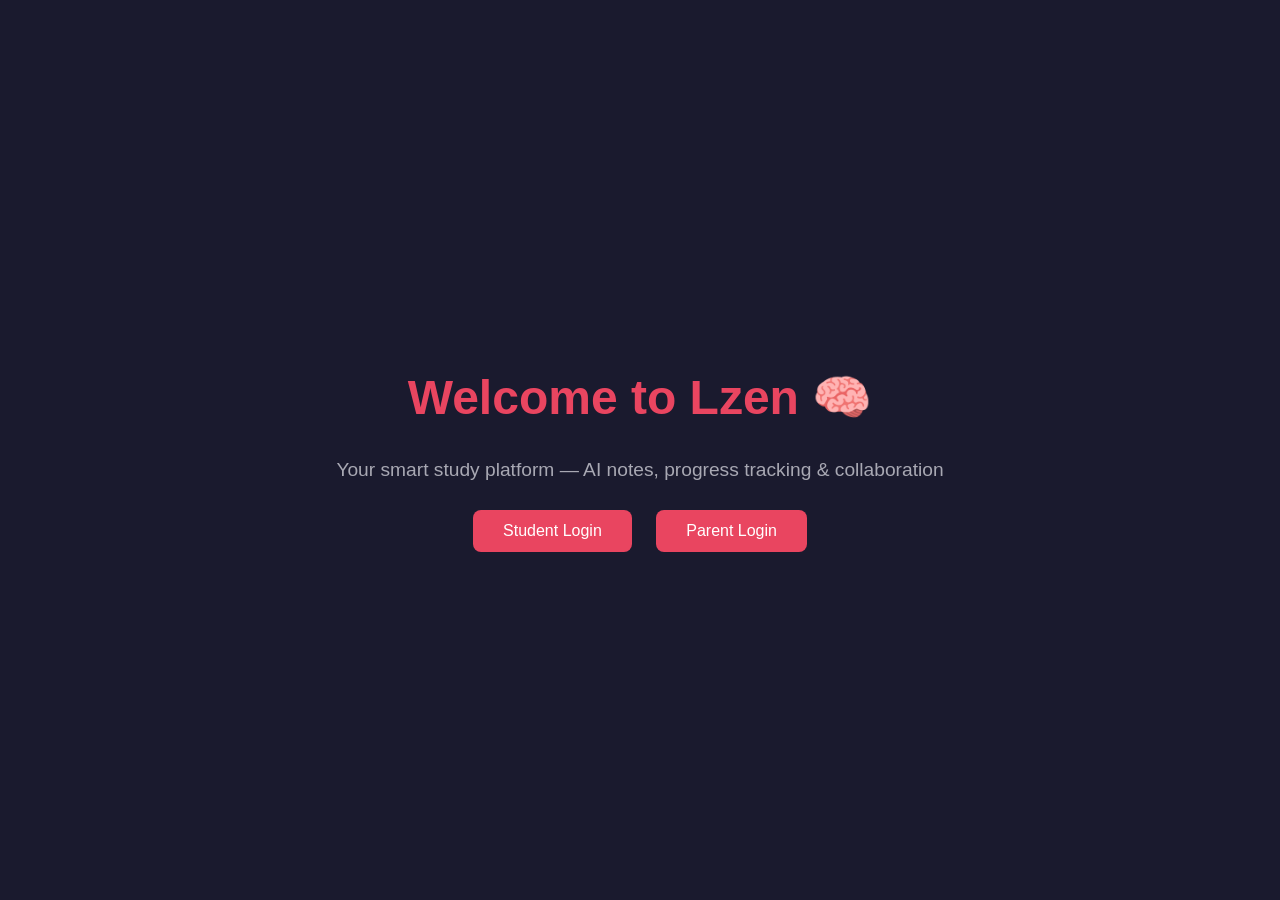
<file: src/main/resources/templates/index.html>
<!DOCTYPE html>
<html xmlns:th="http://www.thymeleaf.org">
<head>
    <title>Lzen - Smart Study Platform</title>
    <style>
        body {
            font-family: Arial, sans-serif;
            display: flex;
            justify-content: center;
            align-items: center;
            height: 100vh;
            margin: 0;
            background: #1a1a2e;
            color: white;
        }
        .container {
            text-align: center;
        }
        h1 { font-size: 3rem; color: #e94560; }
        p  { font-size: 1.2rem; color: #a8a8b3; }
        .btn {
            display: inline-block;
            margin: 10px;
            padding: 12px 30px;
            background: #e94560;
            color: white;
            border-radius: 8px;
            text-decoration: none;
            font-size: 1rem;
        }
    </style>
</head>
<body>
    <div class="container">
        <h1>Welcome to Lzen 🧠</h1>
        <p>Your smart study platform — AI notes, progress tracking & collaboration</p>
        <a href="/login" class="btn">Student Login</a>
        <a href="/login" class="btn">Parent Login</a>
    </div>
</body>
</html>
</file>
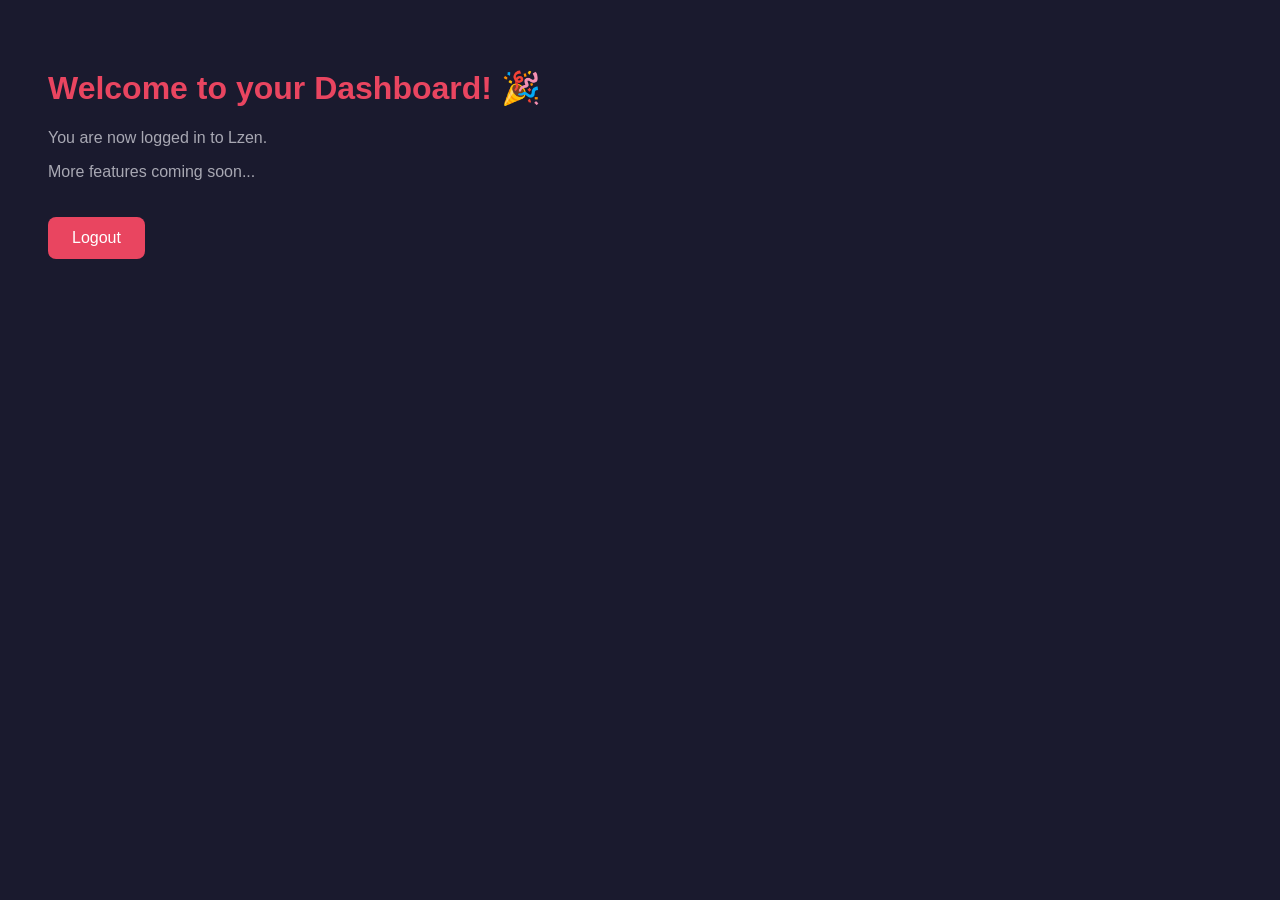
<file: src/main/resources/templates/dashboard.html>
<!DOCTYPE html>
<html xmlns:th="http://www.thymeleaf.org">
<head>
    <title>Dashboard - Lzen</title>
    <style>
        body {
            font-family: Arial, sans-serif;
            background: #1a1a2e;
            color: white;
            padding: 40px;
        }
        h1 { color: #e94560; }
        p  { color: #a8a8b3; margin-top: 10px; }
        .btn {
            display: inline-block;
            margin-top: 20px;
            padding: 12px 24px;
            background: #e94560;
            color: white;
            border-radius: 8px;
            text-decoration: none;
        }
    </style>
</head>
<body>
    <h1>Welcome to your Dashboard! 🎉</h1>
    <p>You are now logged in to Lzen.</p>
    <p>More features coming soon...</p>
    <a href="/logout" class="btn">Logout</a>
</body>
</html>
</file>
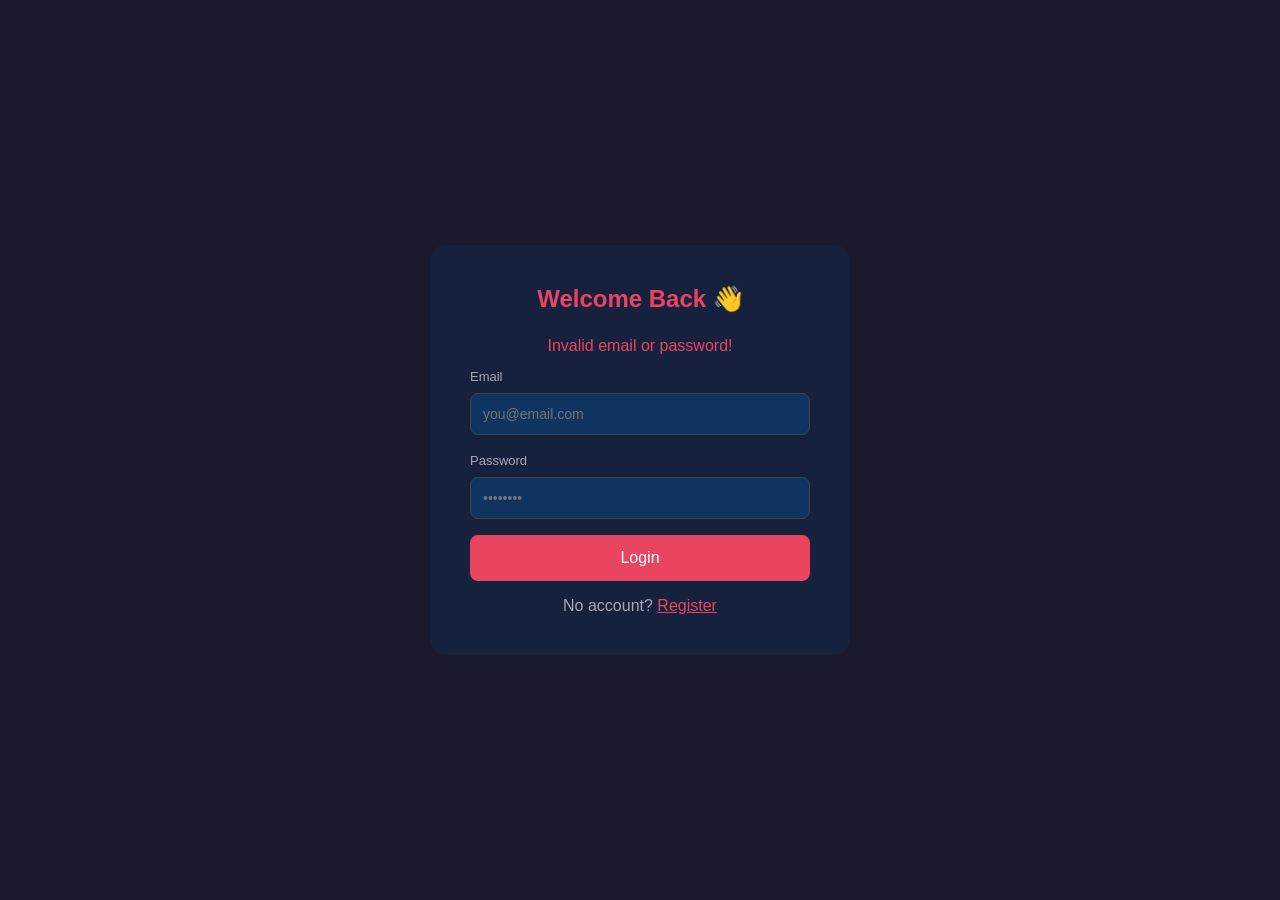
<file: src/main/resources/templates/login.html>
<!DOCTYPE html>
<html xmlns:th="http://www.thymeleaf.org">
<head>
    <title>Login - Lzen</title>
    <style>
        * { box-sizing: border-box; margin: 0; padding: 0; }
        body {
            font-family: Arial, sans-serif;
            background: #1a1a2e;
            display: flex;
            justify-content: center;
            align-items: center;
            min-height: 100vh;
            color: white;
        }
        .card {
            background: #16213e;
            padding: 40px;
            border-radius: 16px;
            width: 420px;
        }
        h2 { color: #e94560; margin-bottom: 24px;
             text-align: center; }
        input {
            width: 100%; padding: 12px;
            margin: 8px 0 16px;
            border-radius: 8px;
            border: 1px solid #444;
            background: #0f3460;
            color: white; font-size: 14px;
        }
        label { font-size: 13px; color: #a8a8b3; }
        .btn {
            width: 100%; padding: 14px;
            background: #e94560; color: white;
            border: none; border-radius: 8px;
            font-size: 16px; cursor: pointer;
        }
        .error { color: #e94560; margin-bottom: 12px;
                 text-align: center; }
        .link { text-align: center; margin-top: 16px;
                color: #a8a8b3; }
        .link a { color: #e94560; }
    </style>
</head>
<body>
<div class="card">
    <h2>Welcome Back 👋</h2>
    <p class="error" th:if="${param.error}">
        Invalid email or password!</p>
    <form th:action="@{/login}" method="post">
        <label>Email</label>
        <input type="text" name="username"
               placeholder="you@email.com" required/>
        <label>Password</label>
        <input type="password" name="password"
               placeholder="••••••••" required/>
        <button type="submit" class="btn">Login</button>
    </form>
    <div class="link">
        No account? <a href="/register">Register</a>
    </div>
</div>
</body>
</html>
</file>
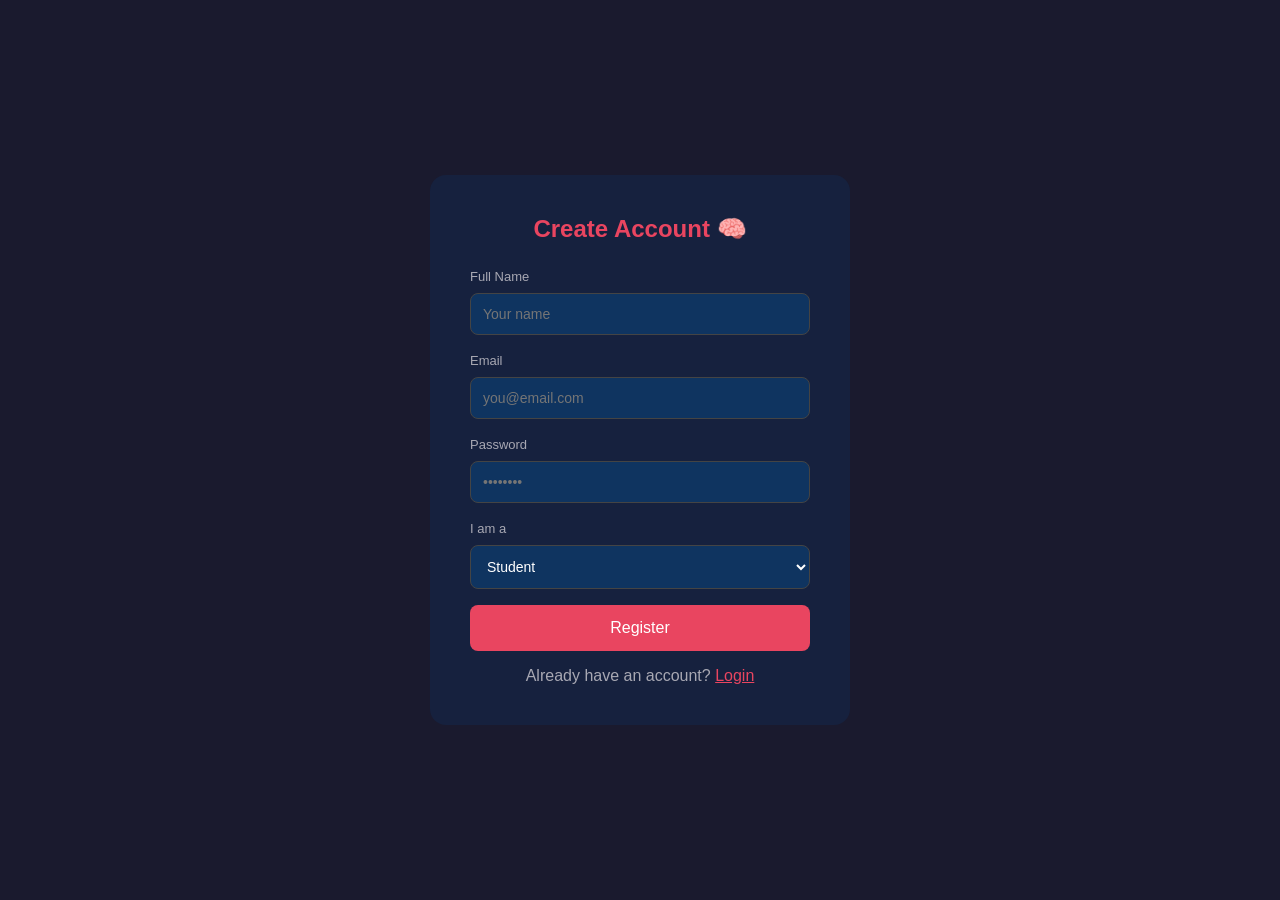
<file: src/main/resources/templates/register.html>
<!DOCTYPE html>
<html xmlns:th="http://www.thymeleaf.org">
<head>
    <title>Register - Lzen</title>
    <style>
        * { box-sizing: border-box; margin: 0; padding: 0; }
        body {
            font-family: Arial, sans-serif;
            background: #1a1a2e;
            display: flex;
            justify-content: center;
            align-items: center;
            min-height: 100vh;
            color: white;
        }
        .card {
            background: #16213e;
            padding: 40px;
            border-radius: 16px;
            width: 420px;
        }
        h2 { color: #e94560; margin-bottom: 24px;
             text-align: center; }
        input, select {
            width: 100%; padding: 12px;
            margin: 8px 0 16px;
            border-radius: 8px;
            border: 1px solid #444;
            background: #0f3460;
            color: white; font-size: 14px;
        }
        label { font-size: 13px; color: #a8a8b3; }
        .btn {
            width: 100%; padding: 14px;
            background: #e94560; color: white;
            border: none; border-radius: 8px;
            font-size: 16px; cursor: pointer;
        }
        .error { color: #e94560; margin-bottom: 12px;
                 text-align: center; }
        .link { text-align: center; margin-top: 16px;
                color: #a8a8b3; }
        .link a { color: #e94560; }
        #parentField { display: none; }
    </style>
</head>
<body>
<div class="card">
    <h2>Create Account 🧠</h2>
    <p class="error" th:if="${error}" th:text="${error}"></p>
    <form th:action="@{/register}" method="post">
        <label>Full Name</label>
        <input type="text" name="name" placeholder="Your name" required/>
        <label>Email</label>
        <input type="email" name="email" placeholder="you@email.com" required/>
        <label>Password</label>
        <input type="password" name="password" placeholder="••••••••" required/>
        <label>I am a</label>
        <select name="role" id="roleSelect" onchange="toggleParent()">
            <option value="STUDENT">Student</option>
            <option value="PARENT">Parent</option>
        </select>
        <div id="parentField">
            <label>Your Child's Email</label>
            <input type="email" name="parentEmail"
                   placeholder="child@email.com"/>
        </div>
        <button type="submit" class="btn">Register</button>
    </form>
    <div class="link">
        Already have an account? <a href="/login">Login</a>
    </div>
</div>
<script>
function toggleParent() {
    const role = document.getElementById('roleSelect').value;
    document.getElementById('parentField').style.display =
        role === 'PARENT' ? 'block' : 'none';
}
</script>
</body>
</html>
</file>
